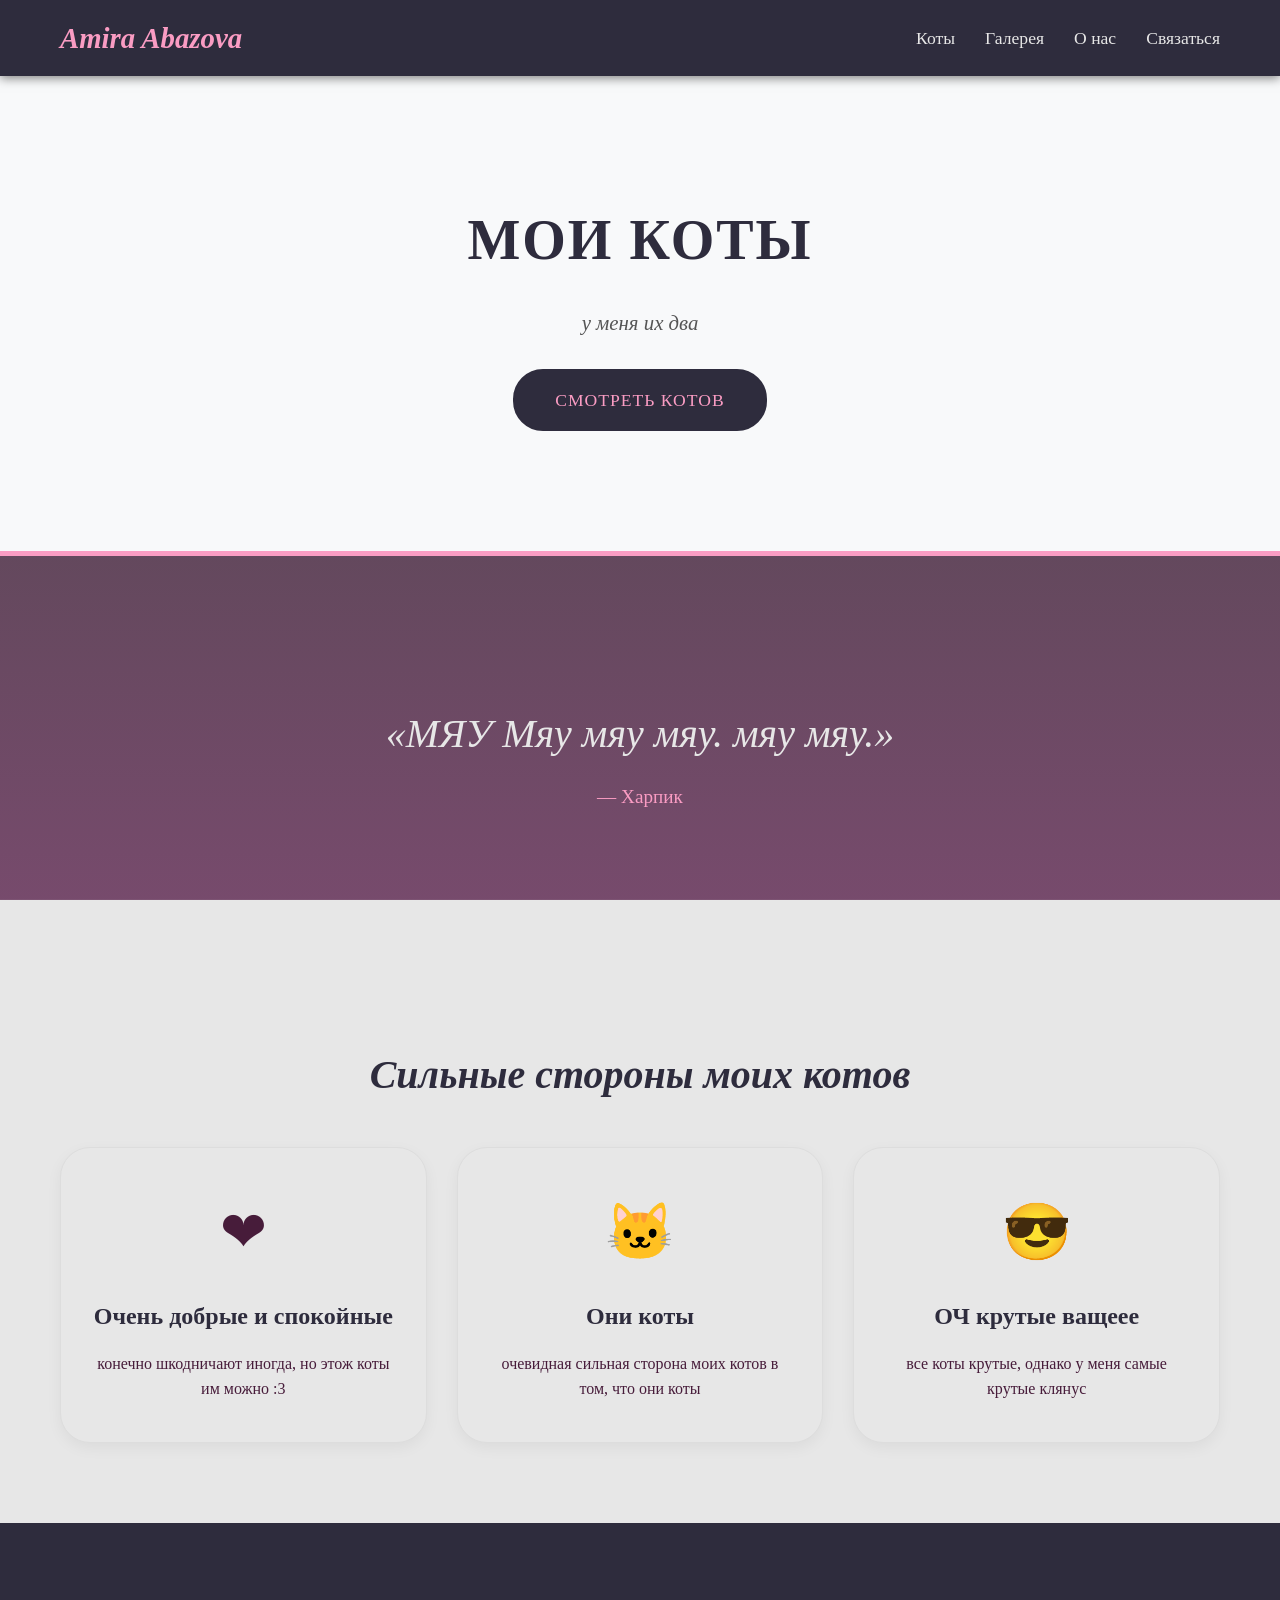
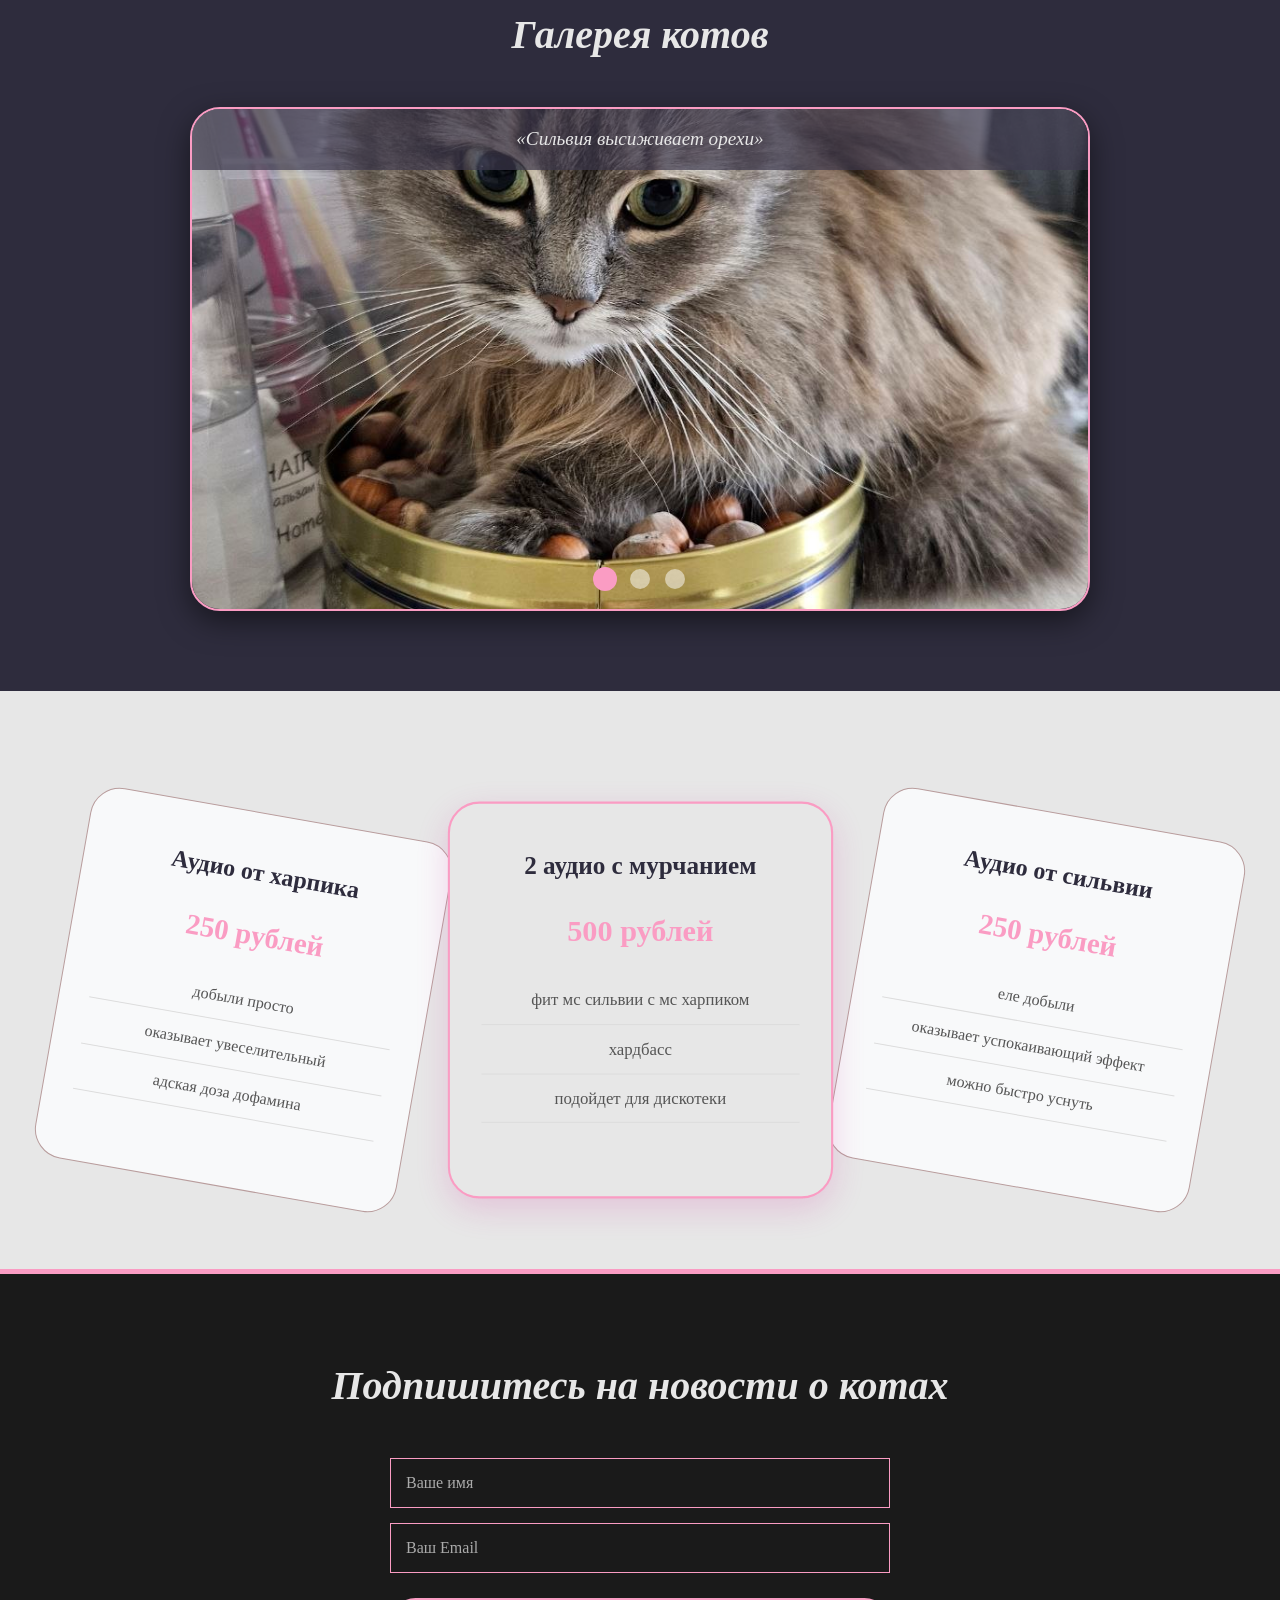
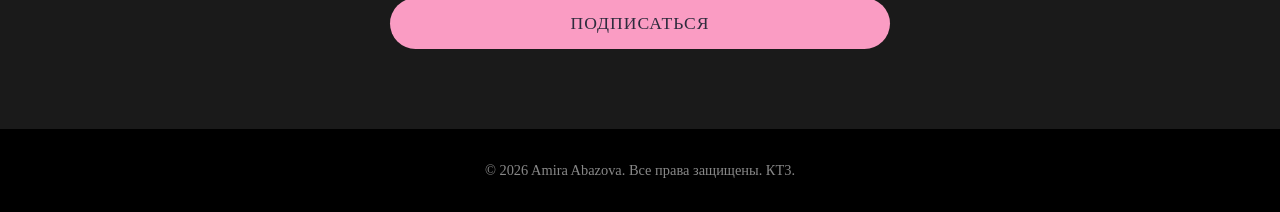
<file: index.html>
<!DOCTYPE html>
<html lang="ru">
<head>
    <meta charset="UTF-8">
    <meta name="viewport" content="width=device-width, initial-scale=1.0">
    <link rel="stylesheet" href="style.css">
    <title>Мои коты 2.0</title>   
</head>
<body>
    <header>
        <div class="container header-inner">
            <a href="#" class="logo">Amira Abazova</a>
            <nav>
                <ul>
                    <li><a href="#themes">Коты</a></li>
                    <li><a href="#gallery">Галерея</a></li>
                    <li><a href="#eras">О нас</a></li>
                    <li><a href="#contact">Связаться</a></li>
                </ul>
            </nav>
        </div>
    </header>
    <section class="hero">
        <div class="container">
            <h1> Мои коты</h1>
            <p>у меня их два</p>
            <a href="#gallery" class="btn">Смотреть котов</a>
        </div>
    </section>
    <section class="vibe-block">
        <div>
            <blockquote>
                «МЯУ Мяу мяу мяу. мяу мяу.»
            </blockquote>
            <cite>— Харпик</cite>
        </div>
    </section>  
    <section id="themes">
        <div class="container">
            <h2> Сильные стороны моих котов </h2>
            <div class="themes-grid">
                <div class="theme-card">
                    <div class="icon-placeholder">❤</div>
                    <h3>Очень добрые и спокойные</h3>
                    <p>конечно шкодничают иногда, но этож коты им можно :3</p>
                </div>
                <div class="theme-card">
                    <div class="icon-placeholder">🐱</div>
                    <h3>Они коты</h3>
                    <p>очевидная сильная сторона моих котов в том, что они коты</p>
                </div>
                <div class="theme-card">
                    <div class="icon-placeholder">😎</div>
                    <h3>ОЧ крутые ващеее</h3>
                    <p>все коты крутые, однако у меня самые крутые клянус</p>
                </div>
            </div>
        </div>
    </section>
    <section id="gallery" class="slider-section">
        <div class="container">
            <h2>Галерея котов</h2>           
            <div class="css-slider">
                <input type="radio" name="slider" id="slide1" checked>
                <input type="radio" name="slider" id="slide2">
                <input type="radio" name="slider" id="slide3">
                <div class="slider-track">
                    <div class="slide">
                        <img src="1.jpg" alt="сильвия высиживает орехи">
                        <div class="slide-caption">«Сильвия высиживает орехи»</div>
                    </div>
                    <div class="slide">
                        <img src="2.jpg" alt="ухажер">
                        <div class="slide-caption">«Ухажер»</div>
                    </div>
                    <div class="slide">
                        <img src="3.jpg" alt="Галатея сфер">
                        <div class="slide-caption">«ночь.»</div>
                    </div>
                </div>
                <div class="slider-nav">
                    <label for="slide1"></label>
                    <label for="slide2"></label>
                    <label for="slide3"></label>
                </div>
            </div>
            
        </div>
    </section>
    <section id="eras">
        <div class="container">
            <h2></h2>
            <div class="era-grid">
                <div class="era-card">
                    <h3>Аудио от харпика</h3>
                    <div class="era-years">250 рублей</div>
                    <ul>
                        <li>добыли просто</li>
                        <li>оказывает увеселительный</li>
                        <li>адская доза дофамина</li>
                    </ul>
                </div>
                <div class="era-card popular">
                    <h3>2 аудио с мурчанием</h3>
                    <div class="era-years">500 рублей</div>
                    <ul>
                        <li>фит мс сильвии с мс харпиком</li>
                        <li>хардбасс</li>
                        <li>подойдет для дискотеки</li>
                    </ul>
                </div>
                <div class="era-card">
                    <h3>Аудио от сильвии</h3>
                    <div class="era-years">250 рублей</div>
                    <ul>
                        <li>еле добыли</li>
                        <li>оказывает успокаивающий эффект</li>
                        <li>можно быстро уснуть</li>
                    </ul>
                </div>
            </div>
        </div>
    </section>
    <section id="contact" class="contact-section">
        <div class="container">
            <h2>Подпишитесь на новости о котах
            
            </h2>
            <form class="contact-form">
                <input type="text" placeholder="Ваше имя" required>
                <input type="email" placeholder="Ваш Email" required>
                <button type="submit" class="btn">Подписаться</button>
            </form>
        </div>
    </section>
    <footer>
        <div class="container">
            <p>&copy; 2026 Amira Abazova. Все права защищены. КТ3.</p>
        </div>
    </footer>
</body>
</html>
</file>
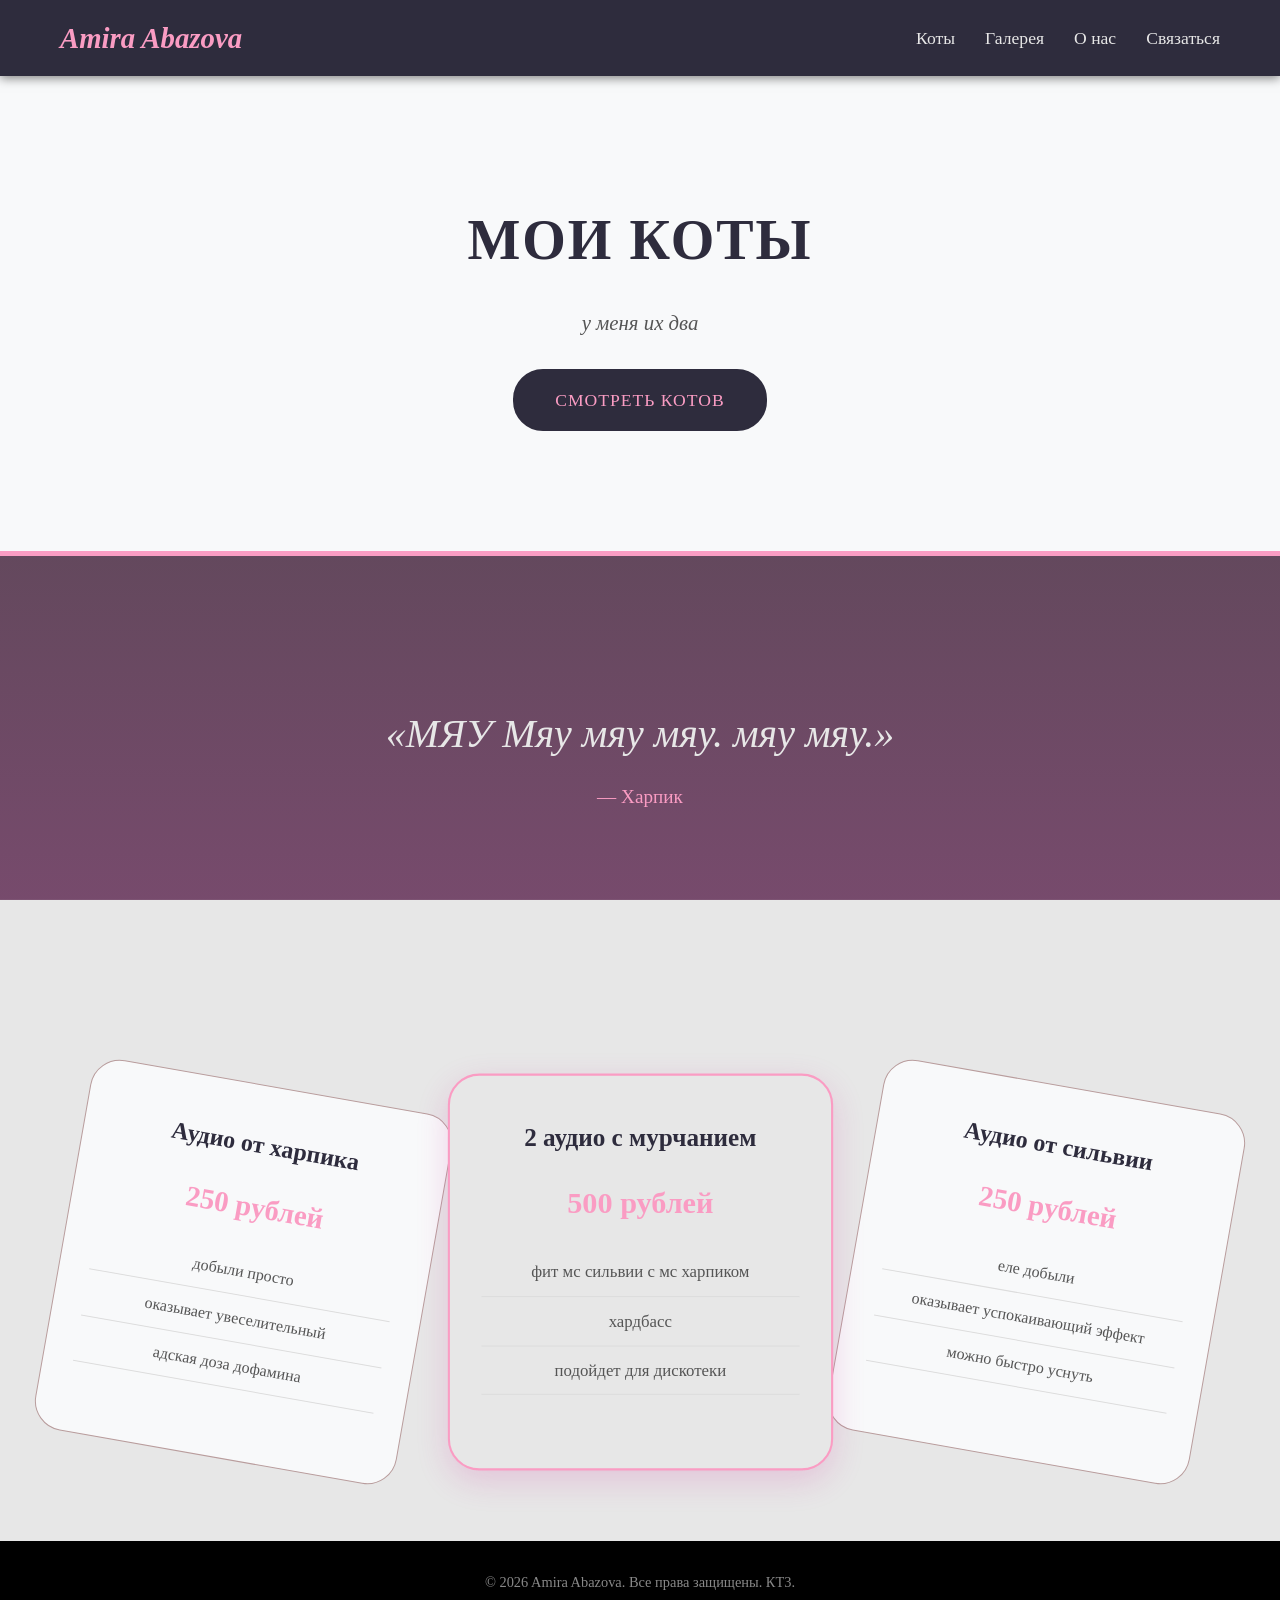
<file: about.html>
<!DOCTYPE html>
<html lang="ru">
<head>
    <meta charset="UTF-8">
    <meta name="viewport" content="width=device-width, initial-scale=1.0">
    <link rel="stylesheet" href="style.css">
    <title>Мои коты 2.0</title>   
</head>
<body>
    <header>
        <div class="container header-inner">
            <a href="index.html" class="logo">Amira Abazova</a>
            <nav>
                <ul>
                    <li><a href="#themes">Коты</a></li>
                    <li><a href="кт3.html">Галерея</a></li>
                    <li><a href="about.html">О нас</a></li>
                    <li><a href="#contact">Связаться</a></li>
                </ul>
            </nav>
        </div>
    </header>
     <section class="hero">
        <div class="container">
            <h1> Мои коты</h1>
            <p>у меня их два</p>
            <a href="gallery.html" class="btn">Смотреть котов</a>
        </div>
    </section>
    <section class="vibe-block">
        <div>
            <blockquote>
                «МЯУ Мяу мяу мяу. мяу мяу.»
            </blockquote>
            <cite>— Харпик</cite>
        </div>
    </section>  
    <section id="eras">
        <div class="container">
            <h2></h2>
            <div class="era-grid">
                <div class="era-card">
                    <h3>Аудио от харпика</h3>
                    <div class="era-years">250 рублей</div>
                    <ul>
                        <li>добыли просто</li>
                        <li>оказывает увеселительный</li>
                        <li>адская доза дофамина</li>
                    </ul>
                </div>
                <div class="era-card popular">
                    <h3>2 аудио с мурчанием</h3>
                    <div class="era-years">500 рублей</div>
                    <ul>
                        <li>фит мс сильвии с мс харпиком</li>
                        <li>хардбасс</li>
                        <li>подойдет для дискотеки</li>
                    </ul>
                </div>
                <div class="era-card">
                    <h3>Аудио от сильвии</h3>
                    <div class="era-years">250 рублей</div>
                    <ul>
                        <li>еле добыли</li>
                        <li>оказывает успокаивающий эффект</li>
                        <li>можно быстро уснуть</li>
                    </ul>
                </div>
            </div>
        </div>
    </section>
    
    <footer>
        <div class="container">
            <p>&copy; 2026 Amira Abazova. Все права защищены. КТ3.</p>
        </div>
    </footer>
</body>
</html>
</file>
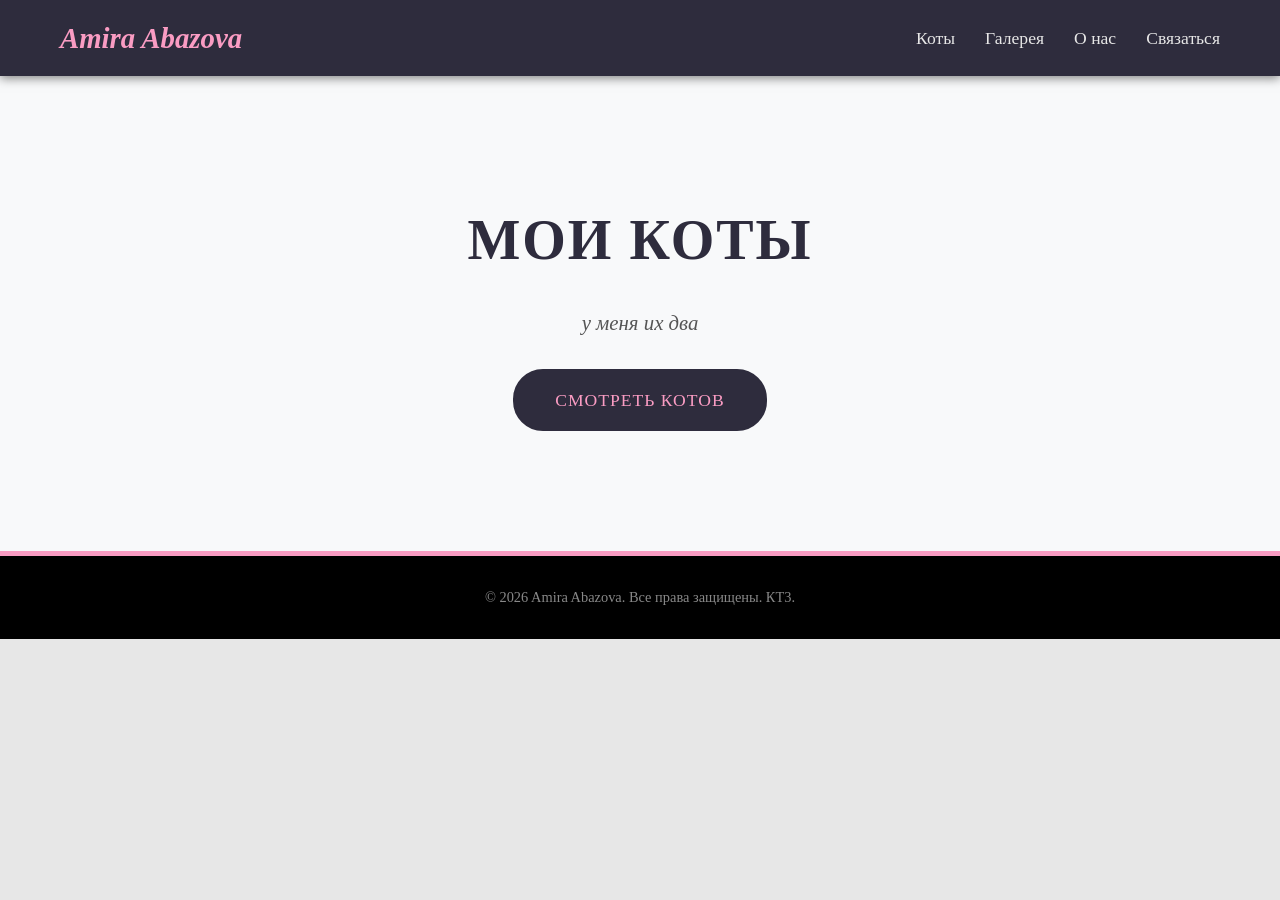
<file: gallery.html>
<!DOCTYPE html>
<html lang="ru">
<head>
    <meta charset="UTF-8">
    <meta name="viewport" content="width=device-width, initial-scale=1.0">
    <link rel="stylesheet" href="style.css">
    <title>Мои коты 2.0</title>   
</head>
<body>
    <header>
        <div class="container header-inner">
            <a href="index.html" class="logo">Amira Abazova</a>
            <nav>
                <ul>
                    <li><a href="#themes">Коты</a></li>
                    <li><a href="кт3.html">Галерея</a></li>
                    <li><a href="about.html">О нас</a></li>
                    <li><a href="#contact">Связаться</a></li>
                </ul>
            </nav>
        </div>
    </header>
    <section class="hero">
        <div class="container">
            <h1> Мои коты</h1>
            <p>у меня их два</p>
            <a href="gallery.html" class="btn">Смотреть котов</a>
        </div>
    </section>
    <footer>
        <div class="container">
            <p>&copy; 2026 Amira Abazova. Все права защищены. КТ3.</p>
        </div>
    </footer>
</body>
</html>
</file>
<file: style.css>
:root {
            --primary: #fa9cc3; 
            --dark: #2e2c3d;    
            --light: #f8f9fa;  
            --text: #471c3a;
            --white: #e7e7e7;
        }
        * {
            margin: 0;
            padding: 0;
            box-sizing: border-box;
            font-family: 'Georgia', serif;
        }
        body {
            color: var(--text);
            background-color: var(--white);
            line-height: 1.6;
        }
        .container {
            max-width: 1200px;
            margin: 0 auto;
            padding: 0 20px;
        }
        section {
            padding: 80px 0;
        }
        h2 {
            text-align: center;
            font-size: 2.5rem;
            margin-bottom: 40px;
            color: var(--dark);
            font-style: italic;
        }
        header {
            position: sticky; /* Липкая шапка */
            top: 0;
            background-color: var(--dark);
            box-shadow: 0 2px 10px rgba(0,0,0,0.5);
            z-index: 1000;
            padding: 15px 0;
        }
        .header-inner {
            display: flex; 
            justify-content: space-between;
            align-items: center;
        }
        .logo {
            font-size: 1.8rem;
            font-weight: bold;
            color: var(--primary);
            text-decoration: none;
            font-style: italic;
        }
        nav ul {
            display: flex;
            list-style: none;
            gap: 30px;
        }
        nav a {
            text-decoration: none;
            color: var(--white);
            font-size: 1.1rem;
            transition: color 0.3s;
        }
        nav a:hover {
            color: var(--primary);
        }
        .hero {
            background-color: var(--light);
            text-align: center;
            padding: 120px 0;
            border-bottom: 5px solid var(--primary);
        }
        .hero h1 {
            font-size: 3.5rem;
            margin-bottom: 20px;
            color: var(--dark);
            text-transform: uppercase;
            letter-spacing: 2px;
        }
        .hero p {
            font-size: 1.3rem;
            max-width: 700px;
            margin: 0 auto 30px;
            color: #555;
            font-style: italic;
        }
        .btn {
            display: inline-block;
            background-color: var(--dark);
            color: var(--primary);
            padding: 15px 40px;
            text-decoration: none;
            font-size: 1.1rem;
            transition: background 0.3s, color 0.3s;
            border: 2px solid var(--dark);
            cursor: pointer;
            text-transform: uppercase;
            letter-spacing: 1px;
            border-radius: 30px;
        }
        .btn:hover {
            background-color: var(--primary);
            color: var(--dark);
        }
        .vibe-block {
            background: linear-gradient(rgba(0, 0, 0, 0.7), rgba(71, 8, 56, 0.7)) center/cover fixed;
            padding: 150px 20px;
            text-align: center;
            color: var(--white);
            display: flex;
            justify-content: center;
            align-items: center;
            min-height: 400px;
        }
        .vibe-block blockquote {
            font-size: 2.5rem;
            font-style: italic;
            max-width: 900px;
            line-height: 1.4;
        }
        .vibe-block cite {
            display: block;
            margin-top: 20px;
            font-size: 1.2rem;
            color: var(--primary);
            font-style: normal;
        }
        .themes-grid {
            display: grid;
            grid-template-columns: repeat(auto-fit, minmax(300px, 1fr));
            gap: 30px;
        }
        .theme-card {
            background: var(--white);
            padding: 40px 30px;
            text-align: center;
            box-shadow: 0 5px 15px rgba(0,0,0,0.05);
            border: 1px solid #ddd;
            transition: transform 1s ease, box-shadow 0.3s ease, background 0.3s ease;
            border-radius: 30px;

        }
        .theme-card:hover {
            transform: rotate(20deg);
            box-shadow: 0 15px 30px rgba(212, 55, 160, 0.3);
            background: var(--primary);

        }
        .theme-card h3 {
            color: var(--dark);
            margin-bottom: 15px;
            font-size: 1.5rem;
        }
        .icon-placeholder {
            font-size: 3.5rem;
            margin-bottom: 20px;
        }
        .slider-section {
            background-color: var(--dark);
            color: var(--white);
        }
        .slider-section h2 {
            color: var(--white);
        }
        
        .css-slider {
            max-width: 900px;
            margin: 0 auto;
            position: relative;
            overflow: hidden;
            border: 2px solid var(--primary);
            box-shadow: 0 10px 30px rgba(0,0,0,0.5);
            border-radius: 30px;

        }
        
        .css-slider input[type="radio"] {
            display: none;
        }
        .slider-track {
            display: flex;
            width: 300%; 
            transition: transform 0.5s ease-in-out;
        }
        
        .slide {
            width: 33.333%; 
            height: 500px;
            position: relative;
        }
        
        .slide img {
            width: 100%;
            height: 100%;
            object-fit: cover;
        }
        
        .slide-caption {
            position: absolute;
            top: 0;
            left: 0;
            width: 100%;
            background: rgba(62, 58, 78, 0.7);
            color: var(--white);
            padding: 15px;
            text-align: center;
            font-size: 1.2rem;
            font-style: italic;
        }
        
        #slide1:checked ~ .slider-track { transform: translateX(0); }
        #slide2:checked ~ .slider-track { transform: translateX(-33.333%); }
        #slide3:checked ~ .slider-track { transform: translateX(-66.666%); }

        .slider-nav {
            position: absolute;
            bottom: 20px;
            width: 100%;
            display: flex;
            justify-content: center;
            gap: 15px;
            z-index: 10;
        }
        .slider-nav label {
            width: 20px;
            height: 20px;
            background: rgba(255, 255, 255, 0.5);
            border-radius: 50%;
            cursor: pointer;
            transition: background 0.3s, transform 0.3s;
        }
        .slider-nav label:hover {
            background: var(--primary);
            transform: scale(1.2);
        }

        #slide1:checked ~ .slider-nav label[for="slide1"],
        #slide2:checked ~ .slider-nav label[for="slide2"],
        #slide3:checked ~ .slider-nav label[for="slide3"] {
            background: var(--primary);
            transform: scale(1.2);
            
        }

        .era-grid {
            display: grid;
            grid-template-columns: repeat(3, 1fr);
            gap: 30px;
            align-items: center;
        }
        .era-card {
            background: var(--light);
            border: 1px solid #b99d9d;
            padding: 40px 30px;
            text-align: center;
            transition: 0.3s;
            border-radius: 30px;
            transform: rotate(10deg);

        }
        .era-card.popular {
            border: 2px solid var(--primary);
            transform: scale(1.05);
            box-shadow: 0 10px 30px rgba(212, 55, 160, 0.2);
            background: var(--white);
            z-index:1000 ;
        }
        .era-card h3 {
            font-size: 1.5rem;
            margin-bottom: 20px;
            color: var(--dark);
        }
        .era-years {
            font-size: 1.8rem;
            font-weight: bold;
            color: var(--primary);
            margin-bottom: 20px;
            
        }
        .era-card ul {
            list-style: none;
            margin-bottom: 30px;
            
        }
        .era-card ul li {
            padding: 10px 0;
            border-bottom: 1px solid #ddd;
            color: #555;
        }
        .contact-section {
            background-color: #1a1a1a;
            color: var(--white);
            border-top: 5px solid var(--primary);
            
        }
        .contact-section h2 {
            color: var(--white);
            
        }
        .contact-form {
            max-width: 500px;
            margin: 0 auto;
            display: flex;
            flex-direction: column;
            gap: 15px;
            
            
        }
        .contact-form input {
            padding: 15px;
            border: 1px solid var(--primary);
            background: transparent;
            color: var(--white);
            font-size: 1rem;
            font-family: inherit;
        }
        .contact-form input::placeholder {
            color: #aaa;
        }
        .contact-form button {
            margin-top: 10px;
            background-color: var(--primary);
            color: var(--dark);
            border: none;
            
            
        }
        .contact-form button:hover {
            background-color: #f5e0f7;
        }
        footer {
            background-color: #000;
            color: #888;
            text-align: center;
            padding: 30px 0;
            font-size: 0.9rem;
        }


        @media (max-width: 992px) {
            .hero h1 { font-size: 2.8rem; }
            .vibe-block blockquote { font-size: 2rem; }
            .era-grid {
                grid-template-columns: repeat(auto-fit, minmax(280px, 1fr));
            }
            .era-card.popular {
                transform: scale(1); 
            }
        }

        @media (max-width: 768px) {
            section { padding: 50px 0; }
            h2 { font-size: 2rem; }
            .header-inner {
                flex-direction: column;
                gap: 15px;
            }
            nav ul {
                flex-wrap: wrap;
                justify-content: center;
                gap: 15px;
            }
            .slide { height: 350px; }
        }

        @media (max-width: 480px) {
            .hero h1 { font-size: 2rem; }
            .hero p { font-size: 1rem; }
            .vibe-block { padding: 80px 15px; }
            .vibe-block blockquote { font-size: 1.5rem; }
            .themes-grid { grid-template-columns: 1fr; }
            .slide { height: 250px; }
        }
</file>
